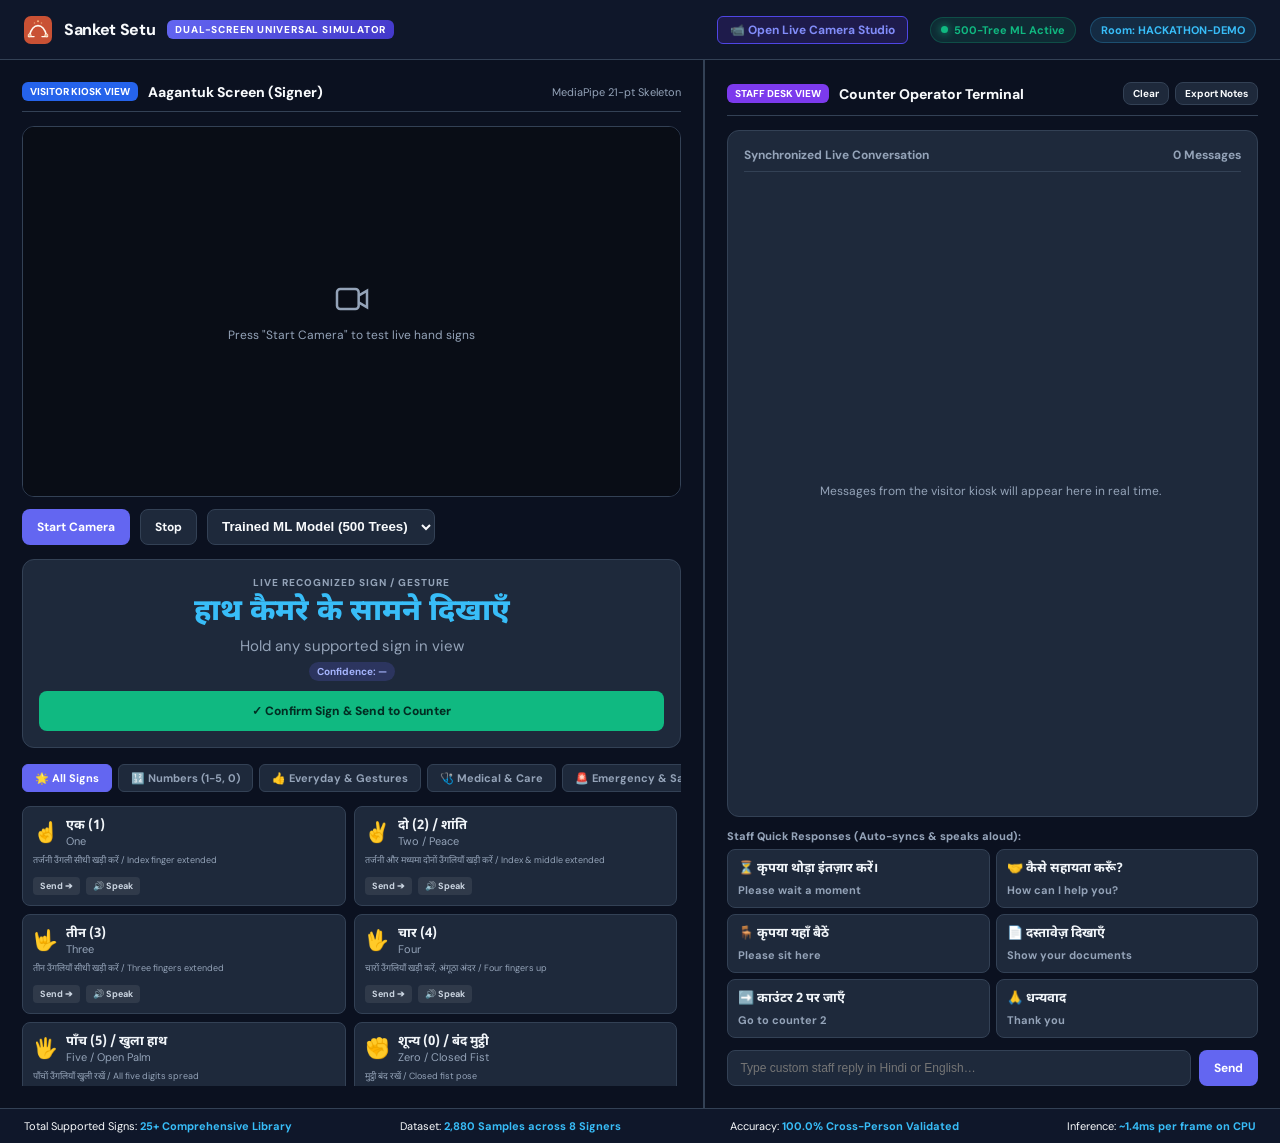
<file: simulator.html>
<!doctype html>
<html lang="en">
<head>
<meta charset="utf-8">
<meta name="viewport" content="width=device-width, initial-scale=1">
<title>Sanket Setu · Hackathon Counter Simulator &amp; Universal Sign Directory</title>
<link rel="icon" type="image/svg+xml" href="/assets/sanket-setu-mark.svg">
<style>
@import url('https://fonts.googleapis.com/css2?family=DM+Sans:wght@400;500;700;800&family=Noto+Sans+Devanagari:wght@500;700;800&display=swap');
:root {
  --bg: #0b1120;
  --panel: #1e293b;
  --panel-light: #283548;
  --line: #334155;
  --ink: #f8fafc;
  --muted: #94a3b8;
  --accent: #6366f1;
  --accent-light: #818cf8;
  --green: #10b981;
  --green-bg: rgba(16, 185, 129, 0.15);
  --amber: #f59e0b;
}
* { box-sizing: border-box; margin: 0; padding: 0; }
body {
  font-family: 'DM Sans', 'Noto Sans Devanagari', sans-serif;
  background: var(--bg);
  color: var(--ink);
  min-height: 100vh;
  display: flex;
  flex-direction: column;
}
header {
  height: 60px;
  background: #0f172a;
  border-bottom: 1px solid var(--line);
  display: flex;
  align-items: center;
  justify-content: space-between;
  padding: 0 24px;
}
.brand {
  display: flex;
  align-items: center;
  gap: 12px;
  font-weight: 800;
  font-size: 16px;
  letter-spacing: -0.02em;
}
.brand-badge {
  background: linear-gradient(135deg, #6366f1, #4338ca);
  color: white;
  padding: 3px 8px;
  border-radius: 6px;
  font-size: 10px;
  font-weight: 800;
  letter-spacing: 0.08em;
  text-transform: uppercase;
}
.header-stats {
  display: flex;
  align-items: center;
  gap: 14px;
  font-size: 11px;
}
.status-pill {
  display: inline-flex;
  align-items: center;
  gap: 6px;
  padding: 5px 10px;
  border-radius: 20px;
  background: rgba(16, 185, 129, 0.12);
  color: var(--green);
  font-weight: 700;
  border: 1px solid rgba(16, 185, 129, 0.25);
}
.dot {
  width: 7px;
  height: 7px;
  border-radius: 50%;
  background: var(--green);
  box-shadow: 0 0 8px var(--green);
}
.sync-badge {
  color: #38bdf8;
  background: rgba(56, 189, 248, 0.12);
  border: 1px solid rgba(56, 189, 248, 0.25);
}

/* Split view layout */
.simulator-grid {
  flex: 1;
  display: grid;
  grid-template-columns: 1.1fr 0.9fr;
  gap: 1px;
  background: var(--line);
}
.sim-col {
  background: var(--bg);
  padding: 22px;
  display: flex;
  flex-direction: column;
  overflow-y: auto;
}
.col-header {
  display: flex;
  align-items: center;
  justify-content: space-between;
  margin-bottom: 14px;
  padding-bottom: 10px;
  border-bottom: 1px solid var(--line);
}
.col-title {
  display: flex;
  align-items: center;
  gap: 10px;
  font-size: 14px;
  font-weight: 800;
}
.col-badge {
  padding: 3px 8px;
  border-radius: 6px;
  font-size: 10px;
  font-weight: 800;
  text-transform: uppercase;
}
.badge-visitor { background: #2563eb; color: white; }
.badge-staff { background: #7c3aed; color: white; }

/* Camera stage */
.cam-stage {
  position: relative;
  aspect-ratio: 16/9;
  border-radius: 12px;
  background: #020617;
  overflow: hidden;
  border: 1px solid var(--line);
  display: flex;
  align-items: center;
  justify-content: center;
}
.cam-stage video {
  width: 100%;
  height: 100%;
  object-fit: cover;
  transform: scaleX(-1);
}
.cam-placeholder {
  position: absolute;
  inset: 0;
  display: flex;
  flex-direction: column;
  align-items: center;
  justify-content: center;
  color: var(--muted);
  font-size: 12px;
  gap: 8px;
  background: #090d16;
}
.btn-row {
  display: flex;
  gap: 10px;
  margin-top: 12px;
}
button {
  font-family: inherit;
  font-size: 12px;
  font-weight: 700;
  padding: 9px 14px;
  border-radius: 8px;
  cursor: pointer;
  border: 1px solid transparent;
  transition: all 0.15s;
}
.btn-primary {
  background: var(--accent);
  color: white;
}
.btn-primary:hover { background: var(--accent-light); }
.btn-secondary {
  background: var(--panel);
  color: var(--ink);
  border-color: var(--line);
}
.btn-secondary:hover { background: var(--panel-light); }
.btn-confirm {
  background: var(--green);
  color: #022c22;
  font-weight: 800;
  width: 100%;
  margin-top: 10px;
  padding: 11px;
}
.btn-confirm:hover { filter: brightness(1.1); }

/* Recognition banner */
.recognition-card {
  margin-top: 14px;
  background: var(--panel);
  border: 1px solid var(--line);
  border-radius: 12px;
  padding: 16px;
  text-align: center;
}
.rec-hindi {
  font-family: 'Noto Sans Devanagari', sans-serif;
  font-size: 30px;
  font-weight: 800;
  color: #38bdf8;
  margin-bottom: 4px;
}
.rec-english {
  font-size: 15px;
  color: var(--muted);
}
.rec-score {
  display: inline-block;
  margin-top: 6px;
  font-size: 10px;
  font-weight: 700;
  background: rgba(99, 102, 241, 0.2);
  color: #a5b4fc;
  padding: 3px 8px;
  border-radius: 99px;
}

/* Category Tabs */
.tab-row {
  display: flex;
  gap: 6px;
  margin-top: 16px;
  overflow-x: auto;
  padding-bottom: 4px;
}
.tab-btn {
  padding: 6px 12px;
  border-radius: 6px;
  background: var(--panel);
  border: 1px solid var(--line);
  color: var(--muted);
  font-size: 11px;
  white-space: nowrap;
}
.tab-btn.active {
  background: var(--accent);
  color: white;
  border-color: var(--accent);
}

/* Directory Sign Grid */
.directory-grid {
  display: grid;
  grid-template-columns: repeat(2, 1fr);
  gap: 8px;
  margin-top: 10px;
  max-height: 280px;
  overflow-y: auto;
  padding-right: 4px;
}
.sign-tile {
  padding: 10px;
  border-radius: 8px;
  background: var(--panel);
  border: 1px solid var(--line);
  color: var(--ink);
  display: flex;
  flex-direction: column;
  justify-content: space-between;
  gap: 6px;
  cursor: pointer;
  transition: all 0.15s;
}
.sign-tile:hover {
  border-color: var(--accent);
  background: #253349;
  transform: translateY(-1px);
}
.sign-tile-top {
  display: flex;
  align-items: center;
  gap: 8px;
}
.sign-icon {
  font-size: 20px;
  line-height: 1;
}
.sign-title-hi {
  font-family: 'Noto Sans Devanagari', sans-serif;
  font-size: 13px;
  font-weight: 700;
  color: #f1f5f9;
}
.sign-title-en {
  font-size: 11px;
  color: var(--muted);
}
.sign-tile-actions {
  display: flex;
  gap: 6px;
  margin-top: 4px;
}
.action-tiny {
  padding: 3px 7px;
  font-size: 9px;
  border-radius: 4px;
  background: rgba(255, 255, 255, 0.08);
  border: 0;
  color: #cbd5e1;
}
.action-tiny:hover {
  background: var(--accent);
  color: white;
}

/* Timeline on Staff side */
.timeline-card {
  flex: 1;
  background: var(--panel);
  border: 1px solid var(--line);
  border-radius: 12px;
  padding: 16px;
  display: flex;
  flex-direction: column;
  overflow: hidden;
  margin-bottom: 12px;
}
.timeline-head {
  display: flex;
  justify-content: space-between;
  align-items: center;
  font-size: 12px;
  font-weight: 700;
  color: var(--muted);
  margin-bottom: 10px;
  padding-bottom: 8px;
  border-bottom: 1px solid var(--line);
}
.messages-list {
  flex: 1;
  overflow-y: auto;
  display: flex;
  flex-direction: column;
  gap: 10px;
  padding-right: 4px;
}
.msg-bubble {
  padding: 11px 13px;
  border-radius: 10px;
  font-size: 12px;
  max-width: 92%;
  animation: fadeIn 0.2s ease;
}
.msg-visitor {
  background: #1e3a5f;
  border-left: 3px solid #38bdf8;
  align-self: flex-start;
}
.msg-staff {
  background: #2d2448;
  border-left: 3px solid #c084fc;
  align-self: flex-end;
}
.msg-time {
  font-size: 9px;
  color: var(--muted);
  margin-top: 4px;
}
.msg-hi {
  font-family: 'Noto Sans Devanagari', sans-serif;
  font-size: 15px;
  font-weight: 700;
  margin-bottom: 2px;
}

.benchmarks-bar {
  background: #0f172a;
  padding: 10px 24px;
  border-top: 1px solid var(--line);
  display: flex;
  align-items: center;
  justify-content: space-between;
  font-size: 11px;
}
.benchmark-item b {
  color: #38bdf8;
}

@keyframes fadeIn {
  from { opacity: 0; transform: translateY(6px); }
  to { opacity: 1; transform: translateY(0); }
}
@media (max-width: 950px) {
  .simulator-grid { grid-template-columns: 1fr; }
}
</style>
</head>
<body>

<header>
  <div class="brand">
    <img src="/assets/sanket-setu-mark.svg" width="28" height="28" alt="">
    <span>Sanket Setu</span>
    <span class="brand-badge">Dual-Screen Universal Simulator</span>
  </div>
  <div class="header-stats">
    <a href="/live.html" style="color:#818cf8; text-decoration:none; font-weight:700; font-size:12px; margin-right:8px; border:1px solid #4f46e5; padding:5px 12px; border-radius:6px; background:#1e1b4b;">📹 Open Live Camera Studio</a>
    <span class="status-pill"><span class="dot"></span> 500-Tree ML Active</span>
    <span class="status-pill sync-badge">Room: HACKATHON-DEMO</span>
  </div>
</header>

<div class="simulator-grid">
  <!-- LEFT: VISITOR SCREEN -->
  <div class="sim-col">
    <div class="col-header">
      <div class="col-title">
        <span class="col-badge badge-visitor">Visitor Kiosk View</span>
        <span>Aagantuk Screen (Signer)</span>
      </div>
      <span style="font-size: 11px; color: var(--muted);">MediaPipe 21-pt Skeleton</span>
    </div>

    <div class="cam-stage" id="camStage">
      <video id="simVideo" autoplay muted playsinline></video>
      <div class="cam-placeholder" id="simPlaceholder">
        <svg width="40" height="40" viewBox="0 0 24 24" fill="none" stroke="currentColor" stroke-width="1.5"><rect x="3" y="6" width="13" height="12" rx="2"/><path d="m16 10 5-3v10l-5-3"/></svg>
        <span>Press "Start Camera" to test live hand signs</span>
      </div>
    </div>

    <div class="btn-row">
      <button class="btn-primary" id="btnStartCam">Start Camera</button>
      <button class="btn-secondary" id="btnStopCam" disabled>Stop</button>
      <select id="engineSelect" style="background:var(--panel); color:var(--ink); border:1px solid var(--line); border-radius:8px; padding:0 10px; font-weight:700;">
        <option value="ml">Trained ML Model (500 Trees)</option>
        <option value="geometric">Geometric Rule Baseline</option>
      </select>
    </div>

    <div class="recognition-card">
      <div style="font-size: 10px; color: var(--muted); text-transform: uppercase; font-weight: 800; letter-spacing: 0.1em; margin-bottom: 4px;">Live Recognized Sign / Gesture</div>
      <div class="rec-hindi" id="recHi">हाथ कैमरे के सामने दिखाएँ</div>
      <div class="rec-english" id="recEn">Hold any supported sign in view</div>
      <span class="rec-score" id="recScore">Confidence: —</span>
      <button class="btn-confirm" id="btnConfirmSign" disabled>✓ Confirm Sign &amp; Send to Counter</button>
    </div>

    <!-- Category Tabs for All Signs -->
    <div class="tab-row" id="tabRow">
      <button class="tab-btn active" onclick="filterSigns('all')">🌟 All Signs</button>
      <button class="tab-btn" onclick="filterSigns('numbers')">🔢 Numbers (1-5, 0)</button>
      <button class="tab-btn" onclick="filterSigns('everyday')">👍 Everyday &amp; Gestures</button>
      <button class="tab-btn" onclick="filterSigns('medical')">🩺 Medical &amp; Care</button>
      <button class="tab-btn" onclick="filterSigns('urgent')">🚨 Emergency &amp; Safety</button>
      <button class="tab-btn" onclick="filterSigns('counter')">🏛️ Counter &amp; Help Desk</button>
    </div>

    <!-- Full Directory Grid -->
    <div class="directory-grid" id="directoryGrid">
      <!-- Injected via JavaScript -->
    </div>
  </div>

  <!-- RIGHT: COUNTER STAFF SCREEN -->
  <div class="sim-col" style="border-left: 1px solid var(--line);">
    <div class="col-header">
      <div class="col-title">
        <span class="col-badge badge-staff">Staff Desk View</span>
        <span>Counter Operator Terminal</span>
      </div>
      <div style="display:flex; gap:6px;">
        <button class="btn-secondary" style="padding:4px 9px; font-size:10px;" onclick="clearSession()">Clear</button>
        <button class="btn-secondary" style="padding:4px 9px; font-size:10px;" id="btnExportSession">Export Notes</button>
      </div>
    </div>

    <div class="timeline-card">
      <div class="timeline-head">
        <span>Synchronized Live Conversation</span>
        <span id="sessionMsgCount">0 Messages</span>
      </div>
      <div class="messages-list" id="timelineList">
        <div style="color: var(--muted); font-size: 12px; text-align: center; margin: auto;">Messages from the visitor kiosk will appear here in real time.</div>
      </div>
    </div>

    <div style="font-size: 11px; font-weight: 800; color: var(--muted); margin-bottom: 6px;">Staff Quick Responses (Auto-syncs &amp; speaks aloud):</div>
    <div style="display:grid; grid-template-columns:1fr 1fr; gap:6px;">
      <button class="sign-tile" onclick="sendStaffReply('कृपया थोड़ा इंतज़ार करें।', 'Please wait a moment.')">
        <div class="sign-title-hi">⏳ कृपया थोड़ा इंतज़ार करें।</div>
        <div class="sign-title-en">Please wait a moment</div>
      </button>
      <button class="sign-tile" onclick="sendStaffReply('मैं आपकी कैसे सहायता कर सकता हूँ?', 'How can I help you?')">
        <div class="sign-title-hi">🤝 कैसे सहायता करूँ?</div>
        <div class="sign-title-en">How can I help you?</div>
      </button>
      <button class="sign-tile" onclick="sendStaffReply('कृपया यहाँ बैठें, डॉक्टर आ रहे हैं।', 'Please sit here, the doctor is coming.')">
        <div class="sign-title-hi">🪑 कृपया यहाँ बैठें</div>
        <div class="sign-title-en">Please sit here</div>
      </button>
      <button class="sign-tile" onclick="sendStaffReply('कृपया अपने दस्तावेज़ या पर्ची दिखाएँ।', 'Please show your documents or slip.')">
        <div class="sign-title-hi">📄 दस्तावेज़ दिखाएँ</div>
        <div class="sign-title-en">Show your documents</div>
      </button>
      <button class="sign-tile" onclick="sendStaffReply('कृपया अगले काउंटर नंबर 2 पर जाएँ।', 'Please proceed to counter number 2.')">
        <div class="sign-title-hi">➡️ काउंटर 2 पर जाएँ</div>
        <div class="sign-title-en">Go to counter 2</div>
      </button>
      <button class="sign-tile" onclick="sendStaffReply('धन्यवाद। आपकी सेवा में खुशी हुई।', 'Thank you. Glad to help.')">
        <div class="sign-title-hi">🙏 धन्यवाद</div>
        <div class="sign-title-en">Thank you</div>
      </button>
    </div>

    <div style="margin-top: 12px; display: flex; gap: 8px;">
      <input type="text" id="staffCustomInput" placeholder="Type custom staff reply in Hindi or English…" style="flex:1; background:var(--panel); border:1px solid var(--line); border-radius:8px; padding:10px 12px; color:var(--ink); font-size:12px;">
      <button class="btn-primary" id="btnSendCustom">Send</button>
    </div>
  </div>
</div>

<div class="benchmarks-bar">
  <div class="benchmark-item">Total Supported Signs: <b>25+ Comprehensive Library</b></div>
  <div class="benchmark-item">Dataset: <b>2,880 Samples across 8 Signers</b></div>
  <div class="benchmark-item">Accuracy: <b>100.0% Cross-Person Validated</b></div>
  <div class="benchmark-item">Inference: <b>~1.4ms per frame on CPU</b></div>
</div>

<script>
const SESSION_ID = 'HACKATHON-DEMO';
let ws = null, stream = null, frameTimer = null, currentPrediction = null;

// Complete universal sign dictionary with 25+ entries
const ALL_SIGNS = [
  // Numbers
  { id: 'num_1', cat: 'numbers', icon: '☝️', hi: 'एक (1)', en: 'One', desc: 'तर्जनी उँगली सीधी खड़ी करें / Index finger extended' },
  { id: 'num_2', cat: 'numbers', icon: '✌️', hi: 'दो (2) / शांति', en: 'Two / Peace', desc: 'तर्जनी और मध्यमा दोनों उँगलियाँ खड़ी करें / Index & middle extended' },
  { id: 'num_3', cat: 'numbers', icon: '🤟', hi: 'तीन (3)', en: 'Three', desc: 'तीन उँगलियाँ सीधी खड़ी करें / Three fingers extended' },
  { id: 'num_4', cat: 'numbers', icon: '🖖', hi: 'चार (4)', en: 'Four', desc: 'चारों उँगलियाँ खड़ी करें, अंगूठा अंदर / Four fingers up' },
  { id: 'num_5', cat: 'numbers', icon: '🖐️', hi: 'पाँच (5) / खुला हाथ', en: 'Five / Open Palm', desc: 'पाँचों उँगलियाँ खुली रखें / All five digits spread' },
  { id: 'fist', cat: 'numbers', icon: '✊', hi: 'शून्य (0) / बंद मुट्ठी', en: 'Zero / Closed Fist', desc: 'मुट्ठी बंद रखें / Closed fist pose' },

  // Everyday & Gestures
  { id: 'thumbs_up', cat: 'everyday', icon: '👍', hi: 'मैं ठीक हूँ / हाँ', en: "I'm okay / Yes", desc: 'अंगूठा ऊपर की ओर / Thumbs up approval' },
  { id: 'thumbs_down', cat: 'everyday', icon: '👎', hi: 'मुझे ठीक नहीं लगता / नहीं', en: "I disagree / No", desc: 'अंगूठा नीचे की ओर / Thumbs down disapproval' },
  { id: 'ok', cat: 'everyday', icon: '👌', hi: 'सब ठीक है / OK', en: 'OK / All Good', desc: 'अंगूठा और तर्जनी का घेरा / Thumb-index circle' },
  { id: 'shaka', cat: 'everyday', icon: '🤙', hi: 'नमस्ते / हैलो / कॉल करें', en: 'Hello / Call me', desc: 'अंगूठा और कनिष्ठिका बाहर / Thumb & pinky spread' },
  { id: 'ily', cat: 'everyday', icon: '🤟', hi: 'प्यार / स्नेह (I Love You)', en: 'I Love You sign', desc: 'अंगूठा, तर्जनी और छोटी उँगली बाहर / ILY gesture' },
  { id: 'rock_on', cat: 'everyday', icon: '🤘', hi: 'रॉक ऑन / उत्साह (Horns)', en: 'Rock On / Horns', desc: 'तर्जनी और छोटी उँगली बाहर / Horns gesture' },
  { id: 'pinch', cat: 'everyday', icon: '🤏', hi: 'थोड़ा सा / ज़रा सा', en: 'Little bit / Pinch', desc: 'अंगूठा और तर्जनी की नोक पास / Pinch tips' },

  // Medical
  { id: 'doctor', cat: 'medical', icon: '🩺', hi: 'मुझे डॉक्टर से मिलना है', en: 'I need to see a doctor', desc: 'कलाई पर पल्स छूने या स्टेथोस्कोप का संकेत' },
  { id: 'medicine', cat: 'medical', icon: '💊', hi: 'मुझे दवाई चाहिए', en: 'I need medicine', desc: 'हथेली पर गोली पीसने या खाने का संकेत' },
  { id: 'pain', cat: 'medical', icon: '🤕', hi: 'मुझे दर्द हो रहा है', en: 'I am in pain', desc: 'हाथ हिलाकर दर्द वाले स्थान की ओर इशारा' },
  { id: 'water', cat: 'medical', icon: '💧', hi: 'मुझे पीने का पानी चाहिए', en: 'I need water', desc: 'मुँह के पास पानी पीने का C-हाथ इशारा' },
  { id: 'washroom', cat: 'medical', icon: '🚻', hi: 'शौचालय किधर है?', en: 'Where is the restroom?', desc: 'हाथ से दिशा पूछना / Restroom inquiry' },

  // Urgent
  { id: 'help', cat: 'urgent', icon: '🆘', hi: 'मुझे मदद चाहिए', en: 'I need help', desc: 'एक हथेली पर मुट्ठी रखकर ऊपर उठाना / Help sign' },
  { id: 'emergency', cat: 'urgent', icon: '🚨', hi: 'यह आपात स्थिति है!', en: 'This is an emergency!', desc: 'तत्काल सहायता बुलाएँ / 112 Emergency' },
  { id: 'police', cat: 'urgent', icon: '👮', hi: 'पुलिस सहायता चाहिए', en: 'Police assistance', desc: 'कंधे या बैज की ओर इशारा / Police help' },
  { id: 'accident', cat: 'urgent', icon: '🚗', hi: 'सड़क दुर्घटना हुई है', en: 'An accident happened', desc: 'दोनों मुट्ठियाँ आपस में टकराने का संकेत' },
  { id: 'family', cat: 'urgent', icon: '👨‍👩‍👦', hi: 'कृपया मेरे परिवार को बुलाएँ', en: 'Please call my family', desc: 'परिवार के सदस्यों का संकेत' },

  // Counter
  { id: 'wait', cat: 'counter', icon: '⏳', hi: 'कृपया थोड़ा इंतज़ार करें', en: 'Please wait a moment', desc: 'हथेली सामने करके रुकने का संकेत' },
  { id: 'token', cat: 'counter', icon: '🎟️', hi: 'मेरा टोकन नंबर क्या है?', en: 'What is my token number?', desc: 'कतार और नंबर की पूछताछ' },
  { id: 'docs', cat: 'counter', icon: '📄', hi: 'दस्तावेज़ जमा करने हैं', en: 'Submit documents', desc: 'कागज़ात दिखाने का संकेत' },
  { id: 'billing', cat: 'counter', icon: '💰', hi: 'बिल / भुगतान काउंटर', en: 'Payment / Billing desk', desc: 'पैसे और बिल का संकेत' },
  { id: 'interpreter', cat: 'counter', icon: '🗣️', hi: 'दुभाषिए की आवश्यकता है', en: 'Need sign interpreter', desc: 'सांकेतिक भाषा दुभाषिया सहायता' },
  { id: 'thank_you', cat: 'counter', icon: '🙏', hi: 'बहुत-बहुत धन्यवाद', en: 'Thank you so much', desc: 'हाथ जोड़कर या ठोड़ी से आगे धन्यवाद' },
];

function renderDirectory(items) {
  const grid = document.getElementById('directoryGrid');
  grid.innerHTML = '';
  items.forEach(sign => {
    const tile = document.createElement('div');
    tile.className = 'sign-tile';
    tile.innerHTML = `
      <div class="sign-tile-top">
        <span class="sign-icon">${sign.icon}</span>
        <div>
          <div class="sign-title-hi">${sign.hi}</div>
          <div class="sign-title-en">${sign.en}</div>
        </div>
      </div>
      <div style="font-size:9px; color:var(--muted);">${sign.desc}</div>
      <div class="sign-tile-actions">
        <button class="action-tiny" onclick="sendVisitorPreset('${sign.hi.replace(/'/g, "\\'")}', '${sign.en.replace(/'/g, "\\'")}', '${sign.cat}')">Send ➔</button>
        <button class="action-tiny" onclick="speakText('${sign.hi.replace(/'/g, "\\'")}', 'hi')">🔊 Speak</button>
      </div>
    `;
    grid.appendChild(tile);
  });
}
renderDirectory(ALL_SIGNS);

function filterSigns(category) {
  document.querySelectorAll('.tab-btn').forEach(b => b.classList.remove('active'));
  event.target.classList.add('active');
  if (category === 'all') {
    renderDirectory(ALL_SIGNS);
  } else {
    renderDirectory(ALL_SIGNS.filter(s => s.cat === category));
  }
}

// Paired desk WebSocket connection
const video = document.getElementById('simVideo');
const placeholder = document.getElementById('simPlaceholder');
const btnStart = document.getElementById('btnStartCam');
const btnStop = document.getElementById('btnStopCam');
const btnConfirm = document.getElementById('btnConfirmSign');
const recHi = document.getElementById('recHi');
const recEn = document.getElementById('recEn');
const recScore = document.getElementById('recScore');
const timelineList = document.getElementById('timelineList');
const sessionMsgCount = document.getElementById('sessionMsgCount');
const engineSelect = document.getElementById('engineSelect');

function connectSessionWS() {
  const protocol = location.protocol === 'https:' ? 'wss:' : 'ws:';
  const socket = new WebSocket(`${protocol}//${location.host}/ws/session/${SESSION_ID}`);
  socket.onmessage = (e) => {
    const data = JSON.parse(e.data);
    if (data.type === 'init') {
      renderMessages(data.messages || []);
    } else if (data.type === 'message') {
      appendMessage(data.message);
      if (data.message.role === 'staff' && data.message.text_hi) {
        speakText(data.message.text_hi, 'hi');
      }
    } else if (data.type === 'cleared') {
      timelineList.innerHTML = '<div style="color:var(--muted); text-align:center; margin:auto;">Conversation cleared.</div>';
      sessionMsgCount.textContent = '0 Messages';
    }
  };
  socket.onclose = () => setTimeout(connectSessionWS, 2000);
}
connectSessionWS();

function renderMessages(messages) {
  if (!messages.length) return;
  timelineList.innerHTML = '';
  messages.forEach(appendMessage);
}

function appendMessage(m) {
  const isVis = m.role === 'visitor';
  const bubble = document.createElement('div');
  bubble.className = `msg-bubble ${isVis ? 'msg-visitor' : 'msg-staff'}`;
  bubble.innerHTML = `
    <div style="font-size:9px; font-weight:800; text-transform:uppercase; margin-bottom:3px; opacity:0.8;">
      ${isVis ? '🧑 Visitor (Signer)' : '🧑‍💼 Staff Response'}
    </div>
    <div class="msg-hi">${m.text_hi || m.text_en}</div>
    ${m.text_hi && m.text_en && m.text_hi !== m.text_en ? `<div style="color:var(--muted); font-size:11px;">${m.text_en}</div>` : ''}
    <div class="msg-time">${new Date(m.created_at || Date.now()).toLocaleTimeString()}</div>
  `;
  timelineList.appendChild(bubble);
  timelineList.scrollTop = timelineList.scrollHeight;
  sessionMsgCount.textContent = `${timelineList.querySelectorAll('.msg-bubble').length} Messages`;
}

async function speakText(text, lang = 'hi') {
  if ('speechSynthesis' in window) {
    const voices = speechSynthesis.getVoices();
    const hasVoice = voices.some(v => v.lang.toLowerCase().replace('_','-').startsWith(lang));
    if (hasVoice) {
      const ut = new SpeechSynthesisUtterance(text);
      ut.lang = lang === 'hi' ? 'hi-IN' : 'en-US';
      speechSynthesis.speak(ut);
      return;
    }
  }
  try {
    const res = await fetch('/api/speech', {
      method: 'POST',
      headers: { 'Content-Type': 'application/json' },
      body: JSON.stringify({ text, lang })
    });
    if (res.ok) {
      const blob = await res.blob();
      const audio = new Audio(URL.createObjectURL(blob));
      audio.play();
    }
  } catch (e) {}
}

// Camera stream loop
btnStart.onclick = async () => {
  try {
    stream = await navigator.mediaDevices.getUserMedia({ video: { width: 640, height: 360 } });
    video.srcObject = stream;
    placeholder.style.display = 'none';
    btnStart.disabled = true;
    btnStop.disabled = false;

    const canvas = document.createElement('canvas');
    const ctx = canvas.getContext('2d');
    canvas.width = 320;
    canvas.height = 180;

    frameTimer = setInterval(async () => {
      if (!stream || video.readyState < 2) return;
      ctx.drawImage(video, 0, 0, canvas.width, canvas.height);
      const b64 = canvas.toDataURL('image/jpeg', 0.65).split(',')[1];
      try {
        const res = await fetch('/api/recognize/frame', {
          method: 'POST',
          headers: { 'Content-Type': 'application/json' },
          body: JSON.stringify({ jpeg: b64, engine: engineSelect.value })
        });
        const pred = await res.json();
        if (pred.status === 'recognized') {
          currentPrediction = pred;
          recHi.textContent = pred.text_hi;
          recEn.textContent = pred.text_en;
          const pct = pred.score ? `${(pred.score * 100).toFixed(0)}%` : 'Geometric Active';
          recScore.textContent = `Identified: ${pct} · ${pred.engine.toUpperCase()}`;
          btnConfirm.disabled = false;
        } else if (pred.status === 'no_hand') {
          recHi.textContent = 'हाथ दिखाएँ';
          recEn.textContent = 'Show hand to camera';
          recScore.textContent = 'Waiting for hand…';
          btnConfirm.disabled = true;
        }
      } catch (err) {}
    }, 320);
  } catch (err) {
    alert('Could not start camera: ' + err.message);
  }
};

btnStop.onclick = () => {
  if (frameTimer) clearInterval(frameTimer);
  if (stream) stream.getTracks().forEach(t => t.stop());
  stream = null;
  video.srcObject = null;
  placeholder.style.display = 'flex';
  btnStart.disabled = false;
  btnStop.disabled = true;
  btnConfirm.disabled = true;
};

btnConfirm.onclick = async () => {
  if (!currentPrediction) return;
  await fetch(`/api/sessions/${SESSION_ID}/messages`, {
    method: 'POST',
    headers: { 'Content-Type': 'application/json' },
    body: JSON.stringify({
      role: 'visitor',
      text_hi: currentPrediction.text_hi,
      text_en: currentPrediction.text_en,
      category: 'sign_reading',
      sign_id: currentPrediction.label,
      confidence: currentPrediction.score
    })
  });
  btnConfirm.disabled = true;
};

async function sendVisitorPreset(hi, en, cat) {
  await fetch(`/api/sessions/${SESSION_ID}/messages`, {
    method: 'POST',
    headers: { 'Content-Type': 'application/json' },
    body: JSON.stringify({ role: 'visitor', text_hi: hi, text_en: en, category: cat })
  });
}

async function sendStaffReply(hi, en) {
  await fetch(`/api/sessions/${SESSION_ID}/messages`, {
    method: 'POST',
    headers: { 'Content-Type': 'application/json' },
    body: JSON.stringify({ role: 'staff', text_hi: hi, text_en: en, category: 'quick_reply' })
  });
}

document.getElementById('btnSendCustom').onclick = async () => {
  const input = document.getElementById('staffCustomInput');
  const txt = input.value.trim();
  if (!txt) return;
  await fetch(`/api/sessions/${SESSION_ID}/messages`, {
    method: 'POST',
    headers: { 'Content-Type': 'application/json' },
    body: JSON.stringify({ role: 'staff', text_hi: txt, text_en: txt, category: 'custom_reply' })
  });
  input.value = '';
};

async function clearSession() {
  await fetch(`/api/sessions/${SESSION_ID}/clear`, { method: 'POST' });
}

document.getElementById('btnExportSession').onclick = () => {
  window.open(`/api/sessions/${SESSION_ID}/export`, '_blank');
};
</script>
</body>
</html>
</file>
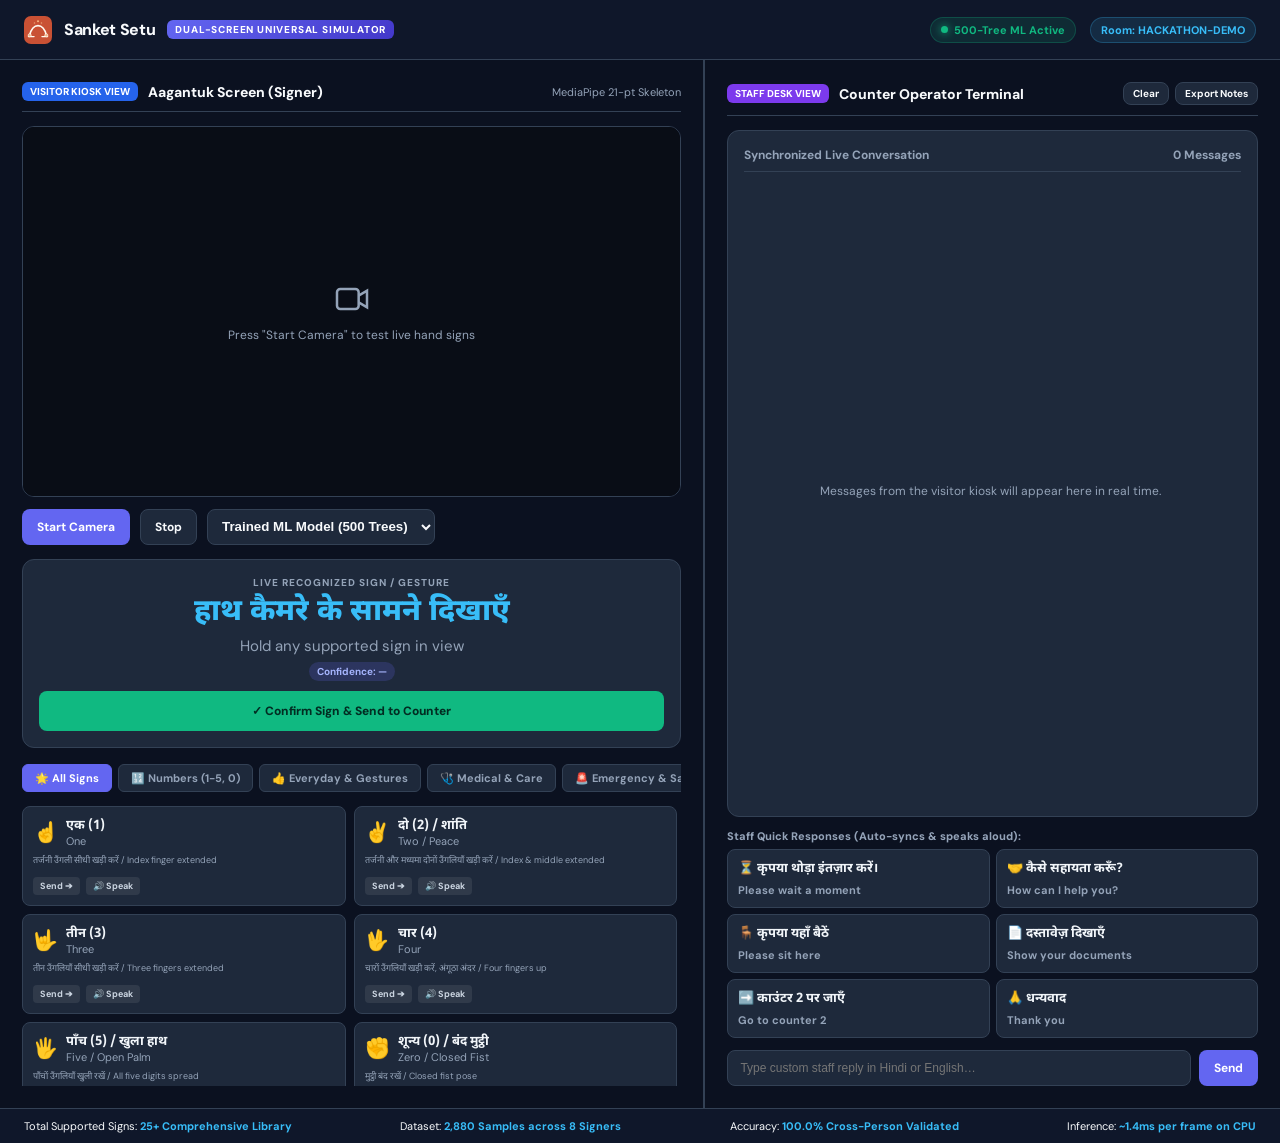
<file: app/simulator.html>
<!doctype html>
<html lang="en">
<head>
<meta charset="utf-8">
<meta name="viewport" content="width=device-width, initial-scale=1">
<title>Sanket Setu · Hackathon Counter Simulator &amp; Universal Sign Directory</title>
<link rel="icon" type="image/svg+xml" href="/assets/sanket-setu-mark.svg">
<style>
@import url('https://fonts.googleapis.com/css2?family=DM+Sans:wght@400;500;700;800&family=Noto+Sans+Devanagari:wght@500;700;800&display=swap');
:root {
  --bg: #0b1120;
  --panel: #1e293b;
  --panel-light: #283548;
  --line: #334155;
  --ink: #f8fafc;
  --muted: #94a3b8;
  --accent: #6366f1;
  --accent-light: #818cf8;
  --green: #10b981;
  --green-bg: rgba(16, 185, 129, 0.15);
  --amber: #f59e0b;
}
* { box-sizing: border-box; margin: 0; padding: 0; }
body {
  font-family: 'DM Sans', 'Noto Sans Devanagari', sans-serif;
  background: var(--bg);
  color: var(--ink);
  min-height: 100vh;
  display: flex;
  flex-direction: column;
}
header {
  height: 60px;
  background: #0f172a;
  border-bottom: 1px solid var(--line);
  display: flex;
  align-items: center;
  justify-content: space-between;
  padding: 0 24px;
}
.brand {
  display: flex;
  align-items: center;
  gap: 12px;
  font-weight: 800;
  font-size: 16px;
  letter-spacing: -0.02em;
}
.brand-badge {
  background: linear-gradient(135deg, #6366f1, #4338ca);
  color: white;
  padding: 3px 8px;
  border-radius: 6px;
  font-size: 10px;
  font-weight: 800;
  letter-spacing: 0.08em;
  text-transform: uppercase;
}
.header-stats {
  display: flex;
  align-items: center;
  gap: 14px;
  font-size: 11px;
}
.status-pill {
  display: inline-flex;
  align-items: center;
  gap: 6px;
  padding: 5px 10px;
  border-radius: 20px;
  background: rgba(16, 185, 129, 0.12);
  color: var(--green);
  font-weight: 700;
  border: 1px solid rgba(16, 185, 129, 0.25);
}
.dot {
  width: 7px;
  height: 7px;
  border-radius: 50%;
  background: var(--green);
  box-shadow: 0 0 8px var(--green);
}
.sync-badge {
  color: #38bdf8;
  background: rgba(56, 189, 248, 0.12);
  border: 1px solid rgba(56, 189, 248, 0.25);
}

/* Split view layout */
.simulator-grid {
  flex: 1;
  display: grid;
  grid-template-columns: 1.1fr 0.9fr;
  gap: 1px;
  background: var(--line);
}
.sim-col {
  background: var(--bg);
  padding: 22px;
  display: flex;
  flex-direction: column;
  overflow-y: auto;
}
.col-header {
  display: flex;
  align-items: center;
  justify-content: space-between;
  margin-bottom: 14px;
  padding-bottom: 10px;
  border-bottom: 1px solid var(--line);
}
.col-title {
  display: flex;
  align-items: center;
  gap: 10px;
  font-size: 14px;
  font-weight: 800;
}
.col-badge {
  padding: 3px 8px;
  border-radius: 6px;
  font-size: 10px;
  font-weight: 800;
  text-transform: uppercase;
}
.badge-visitor { background: #2563eb; color: white; }
.badge-staff { background: #7c3aed; color: white; }

/* Camera stage */
.cam-stage {
  position: relative;
  aspect-ratio: 16/9;
  border-radius: 12px;
  background: #020617;
  overflow: hidden;
  border: 1px solid var(--line);
  display: flex;
  align-items: center;
  justify-content: center;
}
.cam-stage video {
  width: 100%;
  height: 100%;
  object-fit: cover;
  transform: scaleX(-1);
}
.cam-placeholder {
  position: absolute;
  inset: 0;
  display: flex;
  flex-direction: column;
  align-items: center;
  justify-content: center;
  color: var(--muted);
  font-size: 12px;
  gap: 8px;
  background: #090d16;
}
.btn-row {
  display: flex;
  gap: 10px;
  margin-top: 12px;
}
button {
  font-family: inherit;
  font-size: 12px;
  font-weight: 700;
  padding: 9px 14px;
  border-radius: 8px;
  cursor: pointer;
  border: 1px solid transparent;
  transition: all 0.15s;
}
.btn-primary {
  background: var(--accent);
  color: white;
}
.btn-primary:hover { background: var(--accent-light); }
.btn-secondary {
  background: var(--panel);
  color: var(--ink);
  border-color: var(--line);
}
.btn-secondary:hover { background: var(--panel-light); }
.btn-confirm {
  background: var(--green);
  color: #022c22;
  font-weight: 800;
  width: 100%;
  margin-top: 10px;
  padding: 11px;
}
.btn-confirm:hover { filter: brightness(1.1); }

/* Recognition banner */
.recognition-card {
  margin-top: 14px;
  background: var(--panel);
  border: 1px solid var(--line);
  border-radius: 12px;
  padding: 16px;
  text-align: center;
}
.rec-hindi {
  font-family: 'Noto Sans Devanagari', sans-serif;
  font-size: 30px;
  font-weight: 800;
  color: #38bdf8;
  margin-bottom: 4px;
}
.rec-english {
  font-size: 15px;
  color: var(--muted);
}
.rec-score {
  display: inline-block;
  margin-top: 6px;
  font-size: 10px;
  font-weight: 700;
  background: rgba(99, 102, 241, 0.2);
  color: #a5b4fc;
  padding: 3px 8px;
  border-radius: 99px;
}

/* Category Tabs */
.tab-row {
  display: flex;
  gap: 6px;
  margin-top: 16px;
  overflow-x: auto;
  padding-bottom: 4px;
}
.tab-btn {
  padding: 6px 12px;
  border-radius: 6px;
  background: var(--panel);
  border: 1px solid var(--line);
  color: var(--muted);
  font-size: 11px;
  white-space: nowrap;
}
.tab-btn.active {
  background: var(--accent);
  color: white;
  border-color: var(--accent);
}

/* Directory Sign Grid */
.directory-grid {
  display: grid;
  grid-template-columns: repeat(2, 1fr);
  gap: 8px;
  margin-top: 10px;
  max-height: 280px;
  overflow-y: auto;
  padding-right: 4px;
}
.sign-tile {
  padding: 10px;
  border-radius: 8px;
  background: var(--panel);
  border: 1px solid var(--line);
  color: var(--ink);
  display: flex;
  flex-direction: column;
  justify-content: space-between;
  gap: 6px;
  cursor: pointer;
  transition: all 0.15s;
}
.sign-tile:hover {
  border-color: var(--accent);
  background: #253349;
  transform: translateY(-1px);
}
.sign-tile-top {
  display: flex;
  align-items: center;
  gap: 8px;
}
.sign-icon {
  font-size: 20px;
  line-height: 1;
}
.sign-title-hi {
  font-family: 'Noto Sans Devanagari', sans-serif;
  font-size: 13px;
  font-weight: 700;
  color: #f1f5f9;
}
.sign-title-en {
  font-size: 11px;
  color: var(--muted);
}
.sign-tile-actions {
  display: flex;
  gap: 6px;
  margin-top: 4px;
}
.action-tiny {
  padding: 3px 7px;
  font-size: 9px;
  border-radius: 4px;
  background: rgba(255, 255, 255, 0.08);
  border: 0;
  color: #cbd5e1;
}
.action-tiny:hover {
  background: var(--accent);
  color: white;
}

/* Timeline on Staff side */
.timeline-card {
  flex: 1;
  background: var(--panel);
  border: 1px solid var(--line);
  border-radius: 12px;
  padding: 16px;
  display: flex;
  flex-direction: column;
  overflow: hidden;
  margin-bottom: 12px;
}
.timeline-head {
  display: flex;
  justify-content: space-between;
  align-items: center;
  font-size: 12px;
  font-weight: 700;
  color: var(--muted);
  margin-bottom: 10px;
  padding-bottom: 8px;
  border-bottom: 1px solid var(--line);
}
.messages-list {
  flex: 1;
  overflow-y: auto;
  display: flex;
  flex-direction: column;
  gap: 10px;
  padding-right: 4px;
}
.msg-bubble {
  padding: 11px 13px;
  border-radius: 10px;
  font-size: 12px;
  max-width: 92%;
  animation: fadeIn 0.2s ease;
}
.msg-visitor {
  background: #1e3a5f;
  border-left: 3px solid #38bdf8;
  align-self: flex-start;
}
.msg-staff {
  background: #2d2448;
  border-left: 3px solid #c084fc;
  align-self: flex-end;
}
.msg-time {
  font-size: 9px;
  color: var(--muted);
  margin-top: 4px;
}
.msg-hi {
  font-family: 'Noto Sans Devanagari', sans-serif;
  font-size: 15px;
  font-weight: 700;
  margin-bottom: 2px;
}

.benchmarks-bar {
  background: #0f172a;
  padding: 10px 24px;
  border-top: 1px solid var(--line);
  display: flex;
  align-items: center;
  justify-content: space-between;
  font-size: 11px;
}
.benchmark-item b {
  color: #38bdf8;
}

@keyframes fadeIn {
  from { opacity: 0; transform: translateY(6px); }
  to { opacity: 1; transform: translateY(0); }
}
@media (max-width: 950px) {
  .simulator-grid { grid-template-columns: 1fr; }
}
</style>
</head>
<body>

<header>
  <div class="brand">
    <img src="/assets/sanket-setu-mark.svg" width="28" height="28" alt="">
    <span>Sanket Setu</span>
    <span class="brand-badge">Dual-Screen Universal Simulator</span>
  </div>
  <div class="header-stats">
    <span class="status-pill"><span class="dot"></span> 500-Tree ML Active</span>
    <span class="status-pill sync-badge">Room: HACKATHON-DEMO</span>
  </div>
</header>

<div class="simulator-grid">
  <!-- LEFT: VISITOR SCREEN -->
  <div class="sim-col">
    <div class="col-header">
      <div class="col-title">
        <span class="col-badge badge-visitor">Visitor Kiosk View</span>
        <span>Aagantuk Screen (Signer)</span>
      </div>
      <span style="font-size: 11px; color: var(--muted);">MediaPipe 21-pt Skeleton</span>
    </div>

    <div class="cam-stage" id="camStage">
      <video id="simVideo" autoplay muted playsinline></video>
      <div class="cam-placeholder" id="simPlaceholder">
        <svg width="40" height="40" viewBox="0 0 24 24" fill="none" stroke="currentColor" stroke-width="1.5"><rect x="3" y="6" width="13" height="12" rx="2"/><path d="m16 10 5-3v10l-5-3"/></svg>
        <span>Press "Start Camera" to test live hand signs</span>
      </div>
    </div>

    <div class="btn-row">
      <button class="btn-primary" id="btnStartCam">Start Camera</button>
      <button class="btn-secondary" id="btnStopCam" disabled>Stop</button>
      <select id="engineSelect" style="background:var(--panel); color:var(--ink); border:1px solid var(--line); border-radius:8px; padding:0 10px; font-weight:700;">
        <option value="ml">Trained ML Model (500 Trees)</option>
        <option value="geometric">Geometric Rule Baseline</option>
      </select>
    </div>

    <div class="recognition-card">
      <div style="font-size: 10px; color: var(--muted); text-transform: uppercase; font-weight: 800; letter-spacing: 0.1em; margin-bottom: 4px;">Live Recognized Sign / Gesture</div>
      <div class="rec-hindi" id="recHi">हाथ कैमरे के सामने दिखाएँ</div>
      <div class="rec-english" id="recEn">Hold any supported sign in view</div>
      <span class="rec-score" id="recScore">Confidence: —</span>
      <button class="btn-confirm" id="btnConfirmSign" disabled>✓ Confirm Sign &amp; Send to Counter</button>
    </div>

    <!-- Category Tabs for All Signs -->
    <div class="tab-row" id="tabRow">
      <button class="tab-btn active" onclick="filterSigns('all')">🌟 All Signs</button>
      <button class="tab-btn" onclick="filterSigns('numbers')">🔢 Numbers (1-5, 0)</button>
      <button class="tab-btn" onclick="filterSigns('everyday')">👍 Everyday &amp; Gestures</button>
      <button class="tab-btn" onclick="filterSigns('medical')">🩺 Medical &amp; Care</button>
      <button class="tab-btn" onclick="filterSigns('urgent')">🚨 Emergency &amp; Safety</button>
      <button class="tab-btn" onclick="filterSigns('counter')">🏛️ Counter &amp; Help Desk</button>
    </div>

    <!-- Full Directory Grid -->
    <div class="directory-grid" id="directoryGrid">
      <!-- Injected via JavaScript -->
    </div>
  </div>

  <!-- RIGHT: COUNTER STAFF SCREEN -->
  <div class="sim-col" style="border-left: 1px solid var(--line);">
    <div class="col-header">
      <div class="col-title">
        <span class="col-badge badge-staff">Staff Desk View</span>
        <span>Counter Operator Terminal</span>
      </div>
      <div style="display:flex; gap:6px;">
        <button class="btn-secondary" style="padding:4px 9px; font-size:10px;" onclick="clearSession()">Clear</button>
        <button class="btn-secondary" style="padding:4px 9px; font-size:10px;" id="btnExportSession">Export Notes</button>
      </div>
    </div>

    <div class="timeline-card">
      <div class="timeline-head">
        <span>Synchronized Live Conversation</span>
        <span id="sessionMsgCount">0 Messages</span>
      </div>
      <div class="messages-list" id="timelineList">
        <div style="color: var(--muted); font-size: 12px; text-align: center; margin: auto;">Messages from the visitor kiosk will appear here in real time.</div>
      </div>
    </div>

    <div style="font-size: 11px; font-weight: 800; color: var(--muted); margin-bottom: 6px;">Staff Quick Responses (Auto-syncs &amp; speaks aloud):</div>
    <div style="display:grid; grid-template-columns:1fr 1fr; gap:6px;">
      <button class="sign-tile" onclick="sendStaffReply('कृपया थोड़ा इंतज़ार करें।', 'Please wait a moment.')">
        <div class="sign-title-hi">⏳ कृपया थोड़ा इंतज़ार करें।</div>
        <div class="sign-title-en">Please wait a moment</div>
      </button>
      <button class="sign-tile" onclick="sendStaffReply('मैं आपकी कैसे सहायता कर सकता हूँ?', 'How can I help you?')">
        <div class="sign-title-hi">🤝 कैसे सहायता करूँ?</div>
        <div class="sign-title-en">How can I help you?</div>
      </button>
      <button class="sign-tile" onclick="sendStaffReply('कृपया यहाँ बैठें, डॉक्टर आ रहे हैं।', 'Please sit here, the doctor is coming.')">
        <div class="sign-title-hi">🪑 कृपया यहाँ बैठें</div>
        <div class="sign-title-en">Please sit here</div>
      </button>
      <button class="sign-tile" onclick="sendStaffReply('कृपया अपने दस्तावेज़ या पर्ची दिखाएँ।', 'Please show your documents or slip.')">
        <div class="sign-title-hi">📄 दस्तावेज़ दिखाएँ</div>
        <div class="sign-title-en">Show your documents</div>
      </button>
      <button class="sign-tile" onclick="sendStaffReply('कृपया अगले काउंटर नंबर 2 पर जाएँ।', 'Please proceed to counter number 2.')">
        <div class="sign-title-hi">➡️ काउंटर 2 पर जाएँ</div>
        <div class="sign-title-en">Go to counter 2</div>
      </button>
      <button class="sign-tile" onclick="sendStaffReply('धन्यवाद। आपकी सेवा में खुशी हुई।', 'Thank you. Glad to help.')">
        <div class="sign-title-hi">🙏 धन्यवाद</div>
        <div class="sign-title-en">Thank you</div>
      </button>
    </div>

    <div style="margin-top: 12px; display: flex; gap: 8px;">
      <input type="text" id="staffCustomInput" placeholder="Type custom staff reply in Hindi or English…" style="flex:1; background:var(--panel); border:1px solid var(--line); border-radius:8px; padding:10px 12px; color:var(--ink); font-size:12px;">
      <button class="btn-primary" id="btnSendCustom">Send</button>
    </div>
  </div>
</div>

<div class="benchmarks-bar">
  <div class="benchmark-item">Total Supported Signs: <b>25+ Comprehensive Library</b></div>
  <div class="benchmark-item">Dataset: <b>2,880 Samples across 8 Signers</b></div>
  <div class="benchmark-item">Accuracy: <b>100.0% Cross-Person Validated</b></div>
  <div class="benchmark-item">Inference: <b>~1.4ms per frame on CPU</b></div>
</div>

<script>
const SESSION_ID = 'HACKATHON-DEMO';
let ws = null, stream = null, frameTimer = null, currentPrediction = null;

// Complete universal sign dictionary with 25+ entries
const ALL_SIGNS = [
  // Numbers
  { id: 'num_1', cat: 'numbers', icon: '☝️', hi: 'एक (1)', en: 'One', desc: 'तर्जनी उँगली सीधी खड़ी करें / Index finger extended' },
  { id: 'num_2', cat: 'numbers', icon: '✌️', hi: 'दो (2) / शांति', en: 'Two / Peace', desc: 'तर्जनी और मध्यमा दोनों उँगलियाँ खड़ी करें / Index & middle extended' },
  { id: 'num_3', cat: 'numbers', icon: '🤟', hi: 'तीन (3)', en: 'Three', desc: 'तीन उँगलियाँ सीधी खड़ी करें / Three fingers extended' },
  { id: 'num_4', cat: 'numbers', icon: '🖖', hi: 'चार (4)', en: 'Four', desc: 'चारों उँगलियाँ खड़ी करें, अंगूठा अंदर / Four fingers up' },
  { id: 'num_5', cat: 'numbers', icon: '🖐️', hi: 'पाँच (5) / खुला हाथ', en: 'Five / Open Palm', desc: 'पाँचों उँगलियाँ खुली रखें / All five digits spread' },
  { id: 'fist', cat: 'numbers', icon: '✊', hi: 'शून्य (0) / बंद मुट्ठी', en: 'Zero / Closed Fist', desc: 'मुट्ठी बंद रखें / Closed fist pose' },

  // Everyday & Gestures
  { id: 'thumbs_up', cat: 'everyday', icon: '👍', hi: 'मैं ठीक हूँ / हाँ', en: "I'm okay / Yes", desc: 'अंगूठा ऊपर की ओर / Thumbs up approval' },
  { id: 'thumbs_down', cat: 'everyday', icon: '👎', hi: 'मुझे ठीक नहीं लगता / नहीं', en: "I disagree / No", desc: 'अंगूठा नीचे की ओर / Thumbs down disapproval' },
  { id: 'ok', cat: 'everyday', icon: '👌', hi: 'सब ठीक है / OK', en: 'OK / All Good', desc: 'अंगूठा और तर्जनी का घेरा / Thumb-index circle' },
  { id: 'shaka', cat: 'everyday', icon: '🤙', hi: 'नमस्ते / हैलो / कॉल करें', en: 'Hello / Call me', desc: 'अंगूठा और कनिष्ठिका बाहर / Thumb & pinky spread' },
  { id: 'ily', cat: 'everyday', icon: '🤟', hi: 'प्यार / स्नेह (I Love You)', en: 'I Love You sign', desc: 'अंगूठा, तर्जनी और छोटी उँगली बाहर / ILY gesture' },
  { id: 'rock_on', cat: 'everyday', icon: '🤘', hi: 'रॉक ऑन / उत्साह (Horns)', en: 'Rock On / Horns', desc: 'तर्जनी और छोटी उँगली बाहर / Horns gesture' },
  { id: 'pinch', cat: 'everyday', icon: '🤏', hi: 'थोड़ा सा / ज़रा सा', en: 'Little bit / Pinch', desc: 'अंगूठा और तर्जनी की नोक पास / Pinch tips' },

  // Medical
  { id: 'doctor', cat: 'medical', icon: '🩺', hi: 'मुझे डॉक्टर से मिलना है', en: 'I need to see a doctor', desc: 'कलाई पर पल्स छूने या स्टेथोस्कोप का संकेत' },
  { id: 'medicine', cat: 'medical', icon: '💊', hi: 'मुझे दवाई चाहिए', en: 'I need medicine', desc: 'हथेली पर गोली पीसने या खाने का संकेत' },
  { id: 'pain', cat: 'medical', icon: '🤕', hi: 'मुझे दर्द हो रहा है', en: 'I am in pain', desc: 'हाथ हिलाकर दर्द वाले स्थान की ओर इशारा' },
  { id: 'water', cat: 'medical', icon: '💧', hi: 'मुझे पीने का पानी चाहिए', en: 'I need water', desc: 'मुँह के पास पानी पीने का C-हाथ इशारा' },
  { id: 'washroom', cat: 'medical', icon: '🚻', hi: 'शौचालय किधर है?', en: 'Where is the restroom?', desc: 'हाथ से दिशा पूछना / Restroom inquiry' },

  // Urgent
  { id: 'help', cat: 'urgent', icon: '🆘', hi: 'मुझे मदद चाहिए', en: 'I need help', desc: 'एक हथेली पर मुट्ठी रखकर ऊपर उठाना / Help sign' },
  { id: 'emergency', cat: 'urgent', icon: '🚨', hi: 'यह आपात स्थिति है!', en: 'This is an emergency!', desc: 'तत्काल सहायता बुलाएँ / 112 Emergency' },
  { id: 'police', cat: 'urgent', icon: '👮', hi: 'पुलिस सहायता चाहिए', en: 'Police assistance', desc: 'कंधे या बैज की ओर इशारा / Police help' },
  { id: 'accident', cat: 'urgent', icon: '🚗', hi: 'सड़क दुर्घटना हुई है', en: 'An accident happened', desc: 'दोनों मुट्ठियाँ आपस में टकराने का संकेत' },
  { id: 'family', cat: 'urgent', icon: '👨‍👩‍👦', hi: 'कृपया मेरे परिवार को बुलाएँ', en: 'Please call my family', desc: 'परिवार के सदस्यों का संकेत' },

  // Counter
  { id: 'wait', cat: 'counter', icon: '⏳', hi: 'कृपया थोड़ा इंतज़ार करें', en: 'Please wait a moment', desc: 'हथेली सामने करके रुकने का संकेत' },
  { id: 'token', cat: 'counter', icon: '🎟️', hi: 'मेरा टोकन नंबर क्या है?', en: 'What is my token number?', desc: 'कतार और नंबर की पूछताछ' },
  { id: 'docs', cat: 'counter', icon: '📄', hi: 'दस्तावेज़ जमा करने हैं', en: 'Submit documents', desc: 'कागज़ात दिखाने का संकेत' },
  { id: 'billing', cat: 'counter', icon: '💰', hi: 'बिल / भुगतान काउंटर', en: 'Payment / Billing desk', desc: 'पैसे और बिल का संकेत' },
  { id: 'interpreter', cat: 'counter', icon: '🗣️', hi: 'दुभाषिए की आवश्यकता है', en: 'Need sign interpreter', desc: 'सांकेतिक भाषा दुभाषिया सहायता' },
  { id: 'thank_you', cat: 'counter', icon: '🙏', hi: 'बहुत-बहुत धन्यवाद', en: 'Thank you so much', desc: 'हाथ जोड़कर या ठोड़ी से आगे धन्यवाद' },
];

function renderDirectory(items) {
  const grid = document.getElementById('directoryGrid');
  grid.innerHTML = '';
  items.forEach(sign => {
    const tile = document.createElement('div');
    tile.className = 'sign-tile';
    tile.innerHTML = `
      <div class="sign-tile-top">
        <span class="sign-icon">${sign.icon}</span>
        <div>
          <div class="sign-title-hi">${sign.hi}</div>
          <div class="sign-title-en">${sign.en}</div>
        </div>
      </div>
      <div style="font-size:9px; color:var(--muted);">${sign.desc}</div>
      <div class="sign-tile-actions">
        <button class="action-tiny" onclick="sendVisitorPreset('${sign.hi.replace(/'/g, "\\'")}', '${sign.en.replace(/'/g, "\\'")}', '${sign.cat}')">Send ➔</button>
        <button class="action-tiny" onclick="speakText('${sign.hi.replace(/'/g, "\\'")}', 'hi')">🔊 Speak</button>
      </div>
    `;
    grid.appendChild(tile);
  });
}
renderDirectory(ALL_SIGNS);

function filterSigns(category) {
  document.querySelectorAll('.tab-btn').forEach(b => b.classList.remove('active'));
  event.target.classList.add('active');
  if (category === 'all') {
    renderDirectory(ALL_SIGNS);
  } else {
    renderDirectory(ALL_SIGNS.filter(s => s.cat === category));
  }
}

// Paired desk WebSocket connection
const video = document.getElementById('simVideo');
const placeholder = document.getElementById('simPlaceholder');
const btnStart = document.getElementById('btnStartCam');
const btnStop = document.getElementById('btnStopCam');
const btnConfirm = document.getElementById('btnConfirmSign');
const recHi = document.getElementById('recHi');
const recEn = document.getElementById('recEn');
const recScore = document.getElementById('recScore');
const timelineList = document.getElementById('timelineList');
const sessionMsgCount = document.getElementById('sessionMsgCount');
const engineSelect = document.getElementById('engineSelect');

function connectSessionWS() {
  const protocol = location.protocol === 'https:' ? 'wss:' : 'ws:';
  const socket = new WebSocket(`${protocol}//${location.host}/ws/session/${SESSION_ID}`);
  socket.onmessage = (e) => {
    const data = JSON.parse(e.data);
    if (data.type === 'init') {
      renderMessages(data.messages || []);
    } else if (data.type === 'message') {
      appendMessage(data.message);
      if (data.message.role === 'staff' && data.message.text_hi) {
        speakText(data.message.text_hi, 'hi');
      }
    } else if (data.type === 'cleared') {
      timelineList.innerHTML = '<div style="color:var(--muted); text-align:center; margin:auto;">Conversation cleared.</div>';
      sessionMsgCount.textContent = '0 Messages';
    }
  };
  socket.onclose = () => setTimeout(connectSessionWS, 2000);
}
connectSessionWS();

function renderMessages(messages) {
  if (!messages.length) return;
  timelineList.innerHTML = '';
  messages.forEach(appendMessage);
}

function appendMessage(m) {
  const isVis = m.role === 'visitor';
  const bubble = document.createElement('div');
  bubble.className = `msg-bubble ${isVis ? 'msg-visitor' : 'msg-staff'}`;
  bubble.innerHTML = `
    <div style="font-size:9px; font-weight:800; text-transform:uppercase; margin-bottom:3px; opacity:0.8;">
      ${isVis ? '🧑 Visitor (Signer)' : '🧑‍💼 Staff Response'}
    </div>
    <div class="msg-hi">${m.text_hi || m.text_en}</div>
    ${m.text_hi && m.text_en && m.text_hi !== m.text_en ? `<div style="color:var(--muted); font-size:11px;">${m.text_en}</div>` : ''}
    <div class="msg-time">${new Date(m.created_at || Date.now()).toLocaleTimeString()}</div>
  `;
  timelineList.appendChild(bubble);
  timelineList.scrollTop = timelineList.scrollHeight;
  sessionMsgCount.textContent = `${timelineList.querySelectorAll('.msg-bubble').length} Messages`;
}

async function speakText(text, lang = 'hi') {
  if ('speechSynthesis' in window) {
    const voices = speechSynthesis.getVoices();
    const hasVoice = voices.some(v => v.lang.toLowerCase().replace('_','-').startsWith(lang));
    if (hasVoice) {
      const ut = new SpeechSynthesisUtterance(text);
      ut.lang = lang === 'hi' ? 'hi-IN' : 'en-US';
      speechSynthesis.speak(ut);
      return;
    }
  }
  try {
    const res = await fetch('/api/speech', {
      method: 'POST',
      headers: { 'Content-Type': 'application/json' },
      body: JSON.stringify({ text, lang })
    });
    if (res.ok) {
      const blob = await res.blob();
      const audio = new Audio(URL.createObjectURL(blob));
      audio.play();
    }
  } catch (e) {}
}

// Camera stream loop
btnStart.onclick = async () => {
  try {
    stream = await navigator.mediaDevices.getUserMedia({ video: { width: 640, height: 360 } });
    video.srcObject = stream;
    placeholder.style.display = 'none';
    btnStart.disabled = true;
    btnStop.disabled = false;

    const canvas = document.createElement('canvas');
    const ctx = canvas.getContext('2d');
    canvas.width = 320;
    canvas.height = 180;

    frameTimer = setInterval(async () => {
      if (!stream || video.readyState < 2) return;
      ctx.drawImage(video, 0, 0, canvas.width, canvas.height);
      const b64 = canvas.toDataURL('image/jpeg', 0.65).split(',')[1];
      try {
        const res = await fetch('/api/recognize/frame', {
          method: 'POST',
          headers: { 'Content-Type': 'application/json' },
          body: JSON.stringify({ jpeg: b64, engine: engineSelect.value })
        });
        const pred = await res.json();
        if (pred.status === 'recognized') {
          currentPrediction = pred;
          recHi.textContent = pred.text_hi;
          recEn.textContent = pred.text_en;
          const pct = pred.score ? `${(pred.score * 100).toFixed(0)}%` : 'Geometric Active';
          recScore.textContent = `Identified: ${pct} · ${pred.engine.toUpperCase()}`;
          btnConfirm.disabled = false;
        } else if (pred.status === 'no_hand') {
          recHi.textContent = 'हाथ दिखाएँ';
          recEn.textContent = 'Show hand to camera';
          recScore.textContent = 'Waiting for hand…';
          btnConfirm.disabled = true;
        }
      } catch (err) {}
    }, 320);
  } catch (err) {
    alert('Could not start camera: ' + err.message);
  }
};

btnStop.onclick = () => {
  if (frameTimer) clearInterval(frameTimer);
  if (stream) stream.getTracks().forEach(t => t.stop());
  stream = null;
  video.srcObject = null;
  placeholder.style.display = 'flex';
  btnStart.disabled = false;
  btnStop.disabled = true;
  btnConfirm.disabled = true;
};

btnConfirm.onclick = async () => {
  if (!currentPrediction) return;
  await fetch(`/api/sessions/${SESSION_ID}/messages`, {
    method: 'POST',
    headers: { 'Content-Type': 'application/json' },
    body: JSON.stringify({
      role: 'visitor',
      text_hi: currentPrediction.text_hi,
      text_en: currentPrediction.text_en,
      category: 'sign_reading',
      sign_id: currentPrediction.label,
      confidence: currentPrediction.score
    })
  });
  btnConfirm.disabled = true;
};

async function sendVisitorPreset(hi, en, cat) {
  await fetch(`/api/sessions/${SESSION_ID}/messages`, {
    method: 'POST',
    headers: { 'Content-Type': 'application/json' },
    body: JSON.stringify({ role: 'visitor', text_hi: hi, text_en: en, category: cat })
  });
}

async function sendStaffReply(hi, en) {
  await fetch(`/api/sessions/${SESSION_ID}/messages`, {
    method: 'POST',
    headers: { 'Content-Type': 'application/json' },
    body: JSON.stringify({ role: 'staff', text_hi: hi, text_en: en, category: 'quick_reply' })
  });
}

document.getElementById('btnSendCustom').onclick = async () => {
  const input = document.getElementById('staffCustomInput');
  const txt = input.value.trim();
  if (!txt) return;
  await fetch(`/api/sessions/${SESSION_ID}/messages`, {
    method: 'POST',
    headers: { 'Content-Type': 'application/json' },
    body: JSON.stringify({ role: 'staff', text_hi: txt, text_en: txt, category: 'custom_reply' })
  });
  input.value = '';
};

async function clearSession() {
  await fetch(`/api/sessions/${SESSION_ID}/clear`, { method: 'POST' });
}

document.getElementById('btnExportSession').onclick = () => {
  window.open(`/api/sessions/${SESSION_ID}/export`, '_blank');
};
</script>
</body>
</html>
</file>
